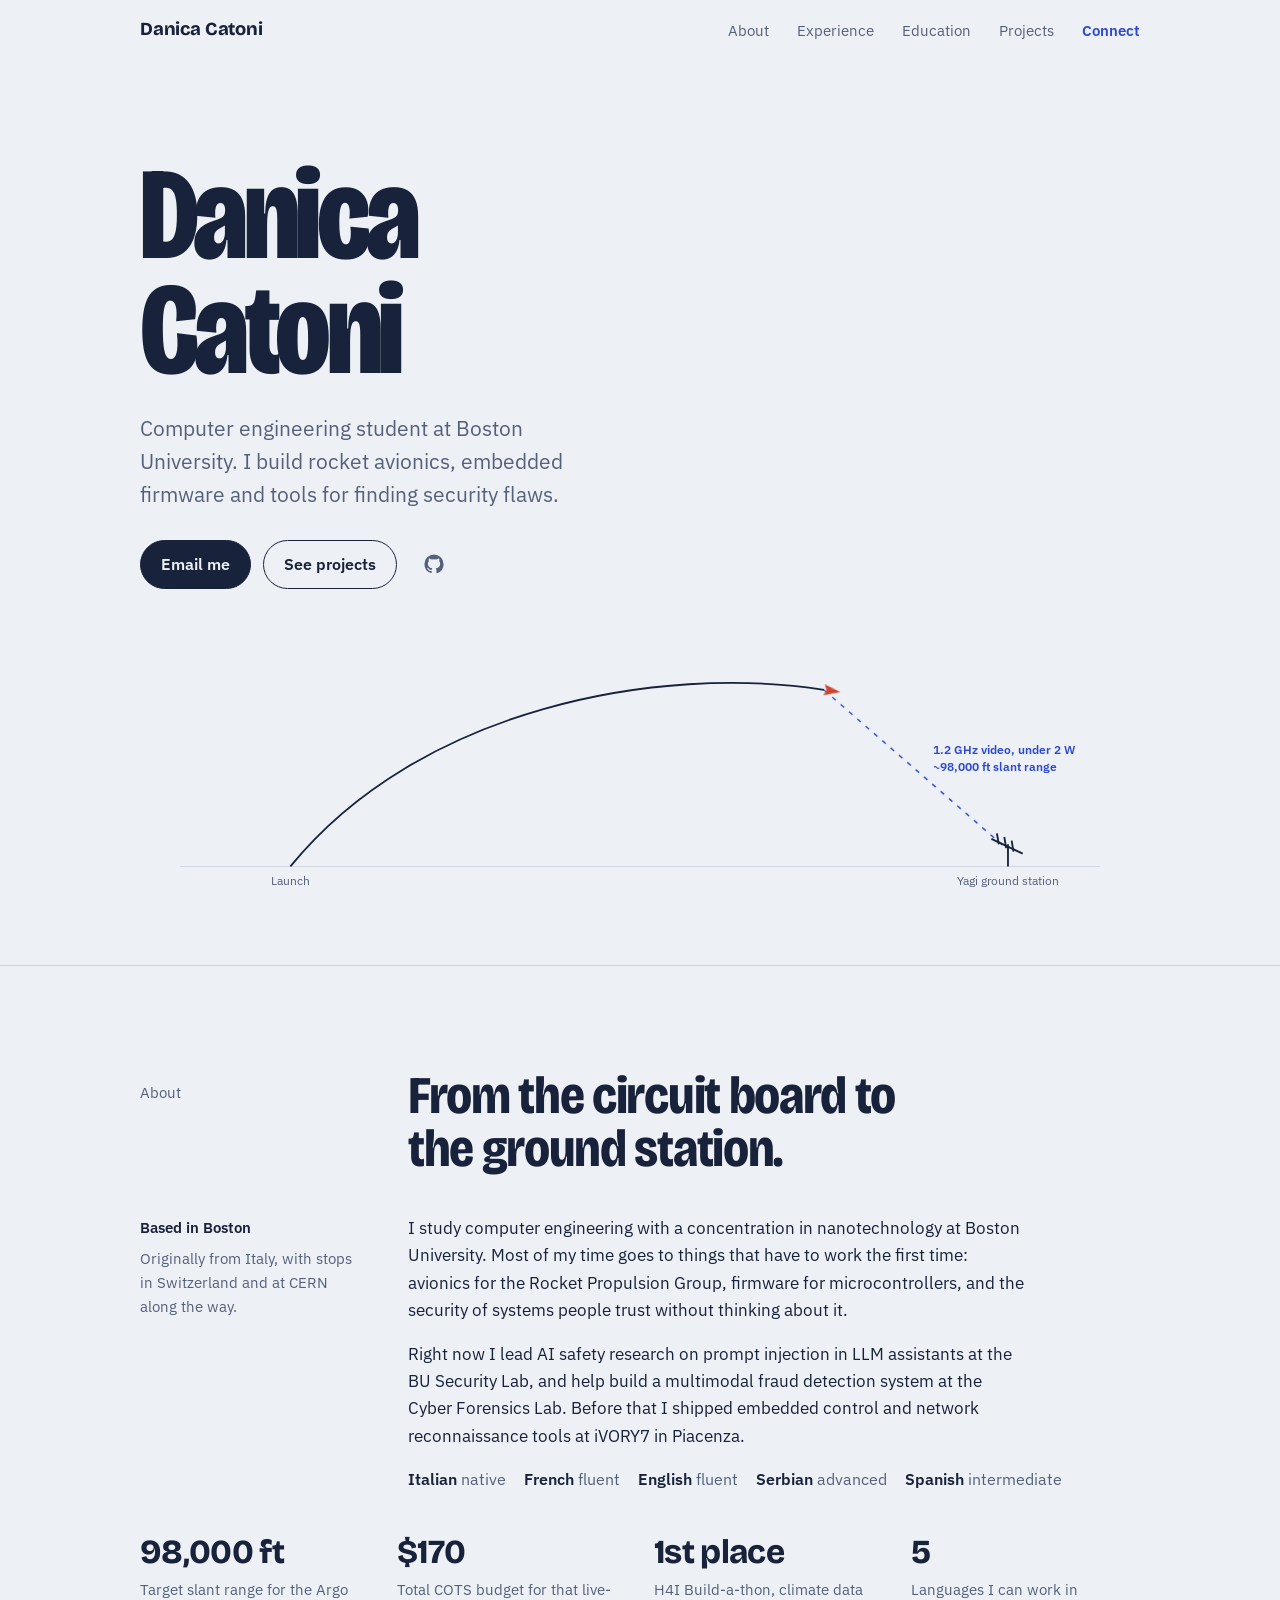
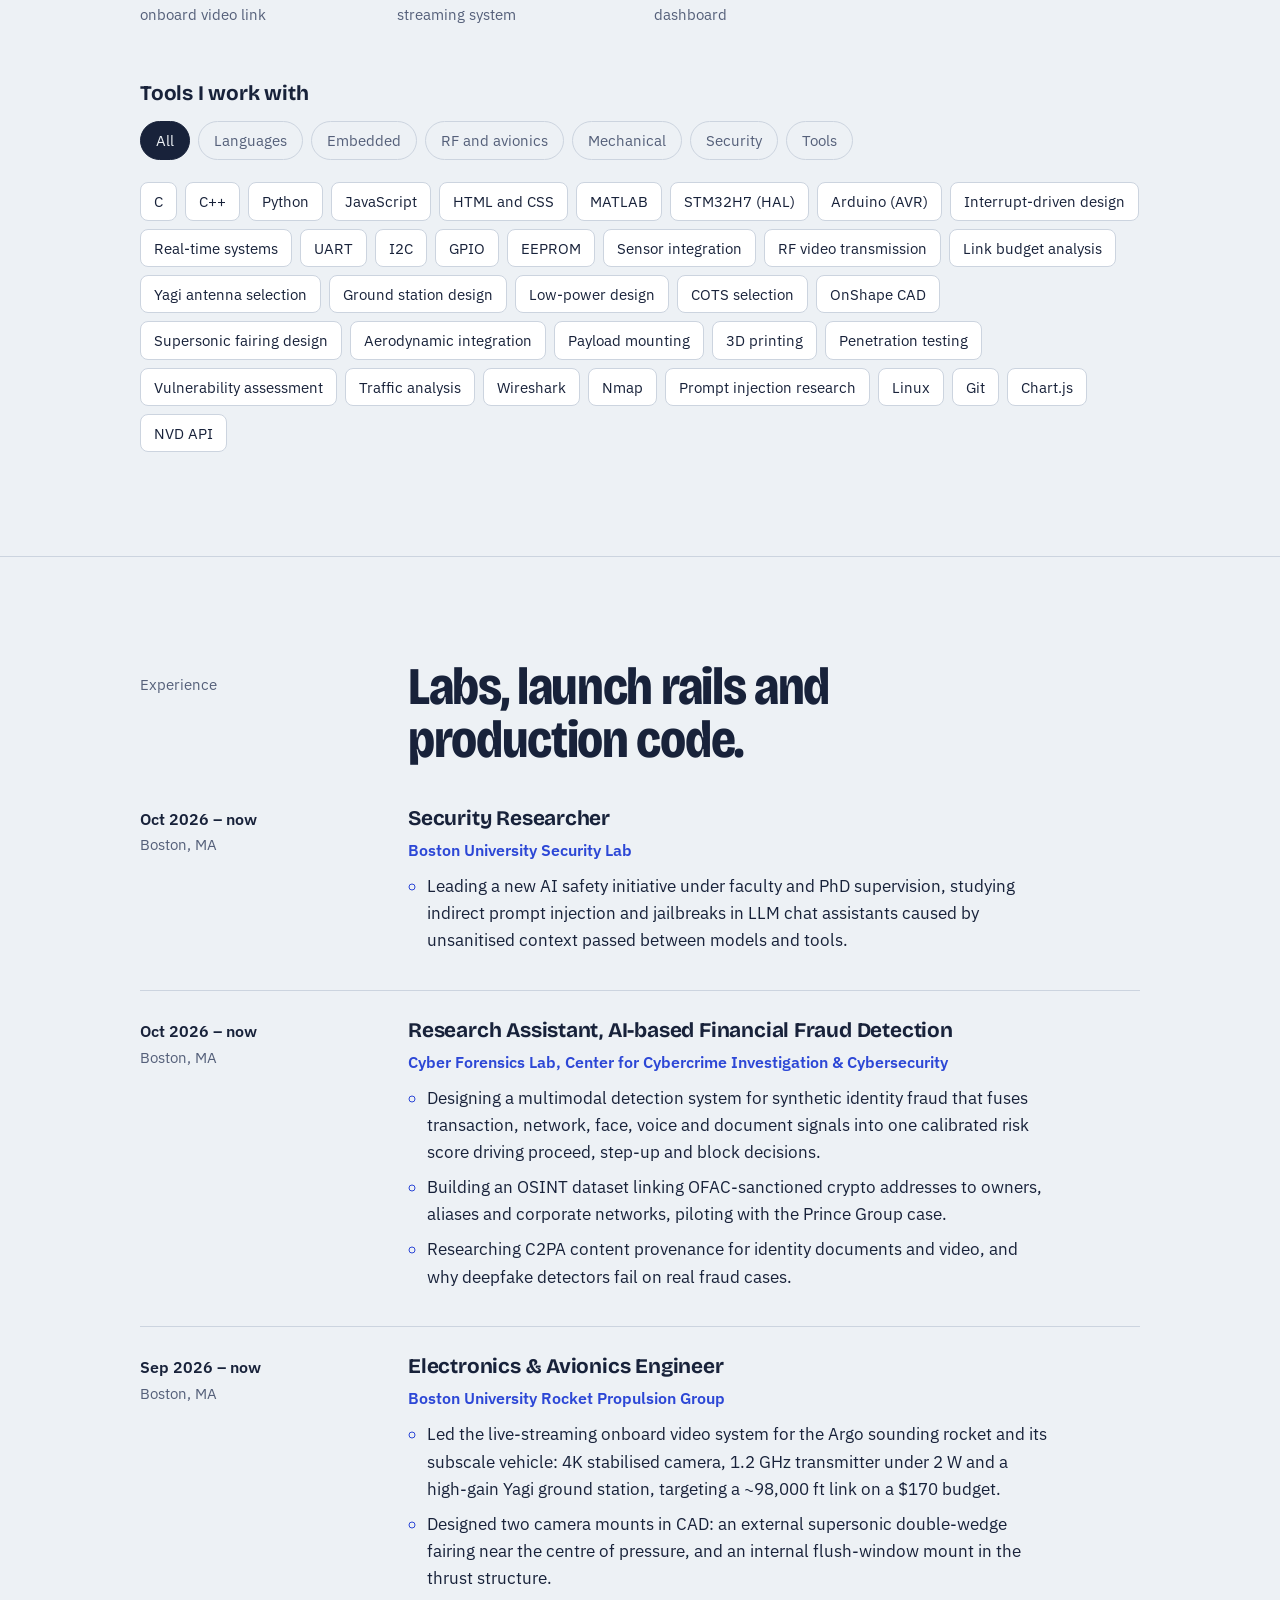
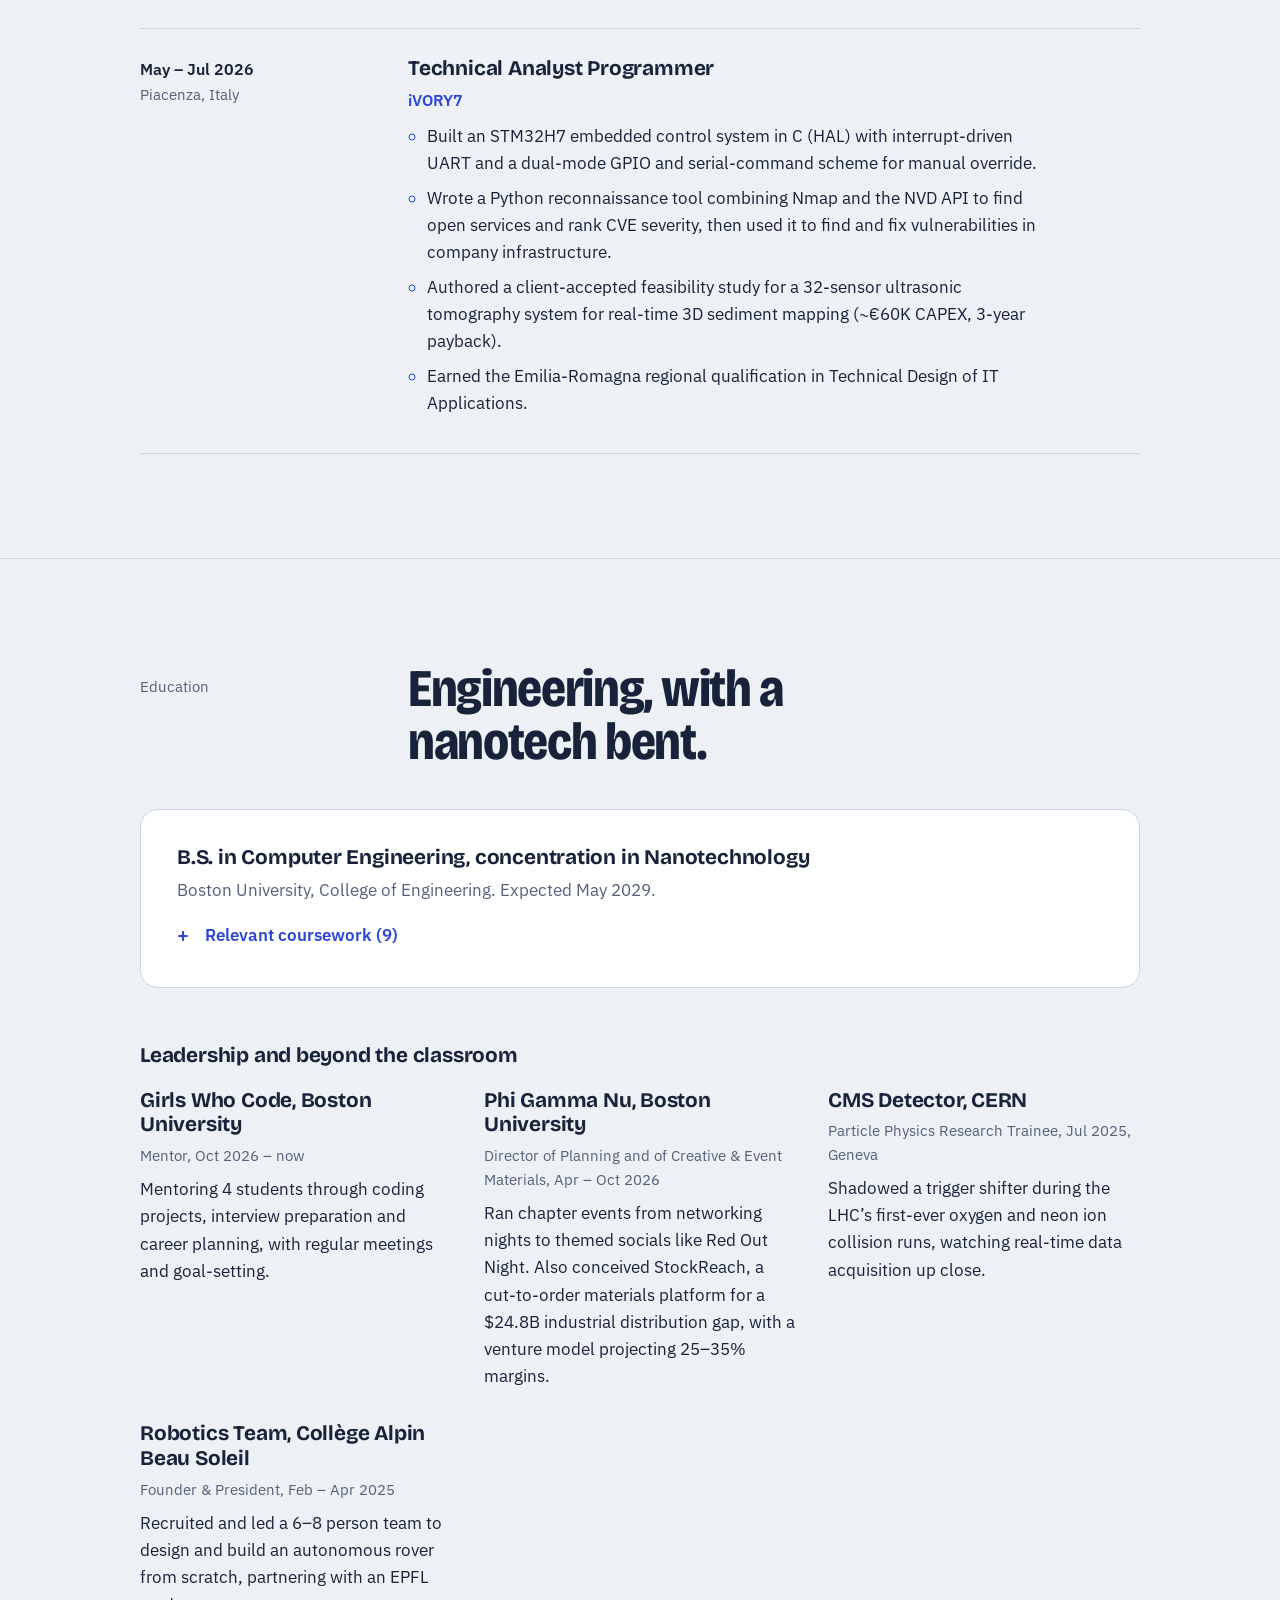
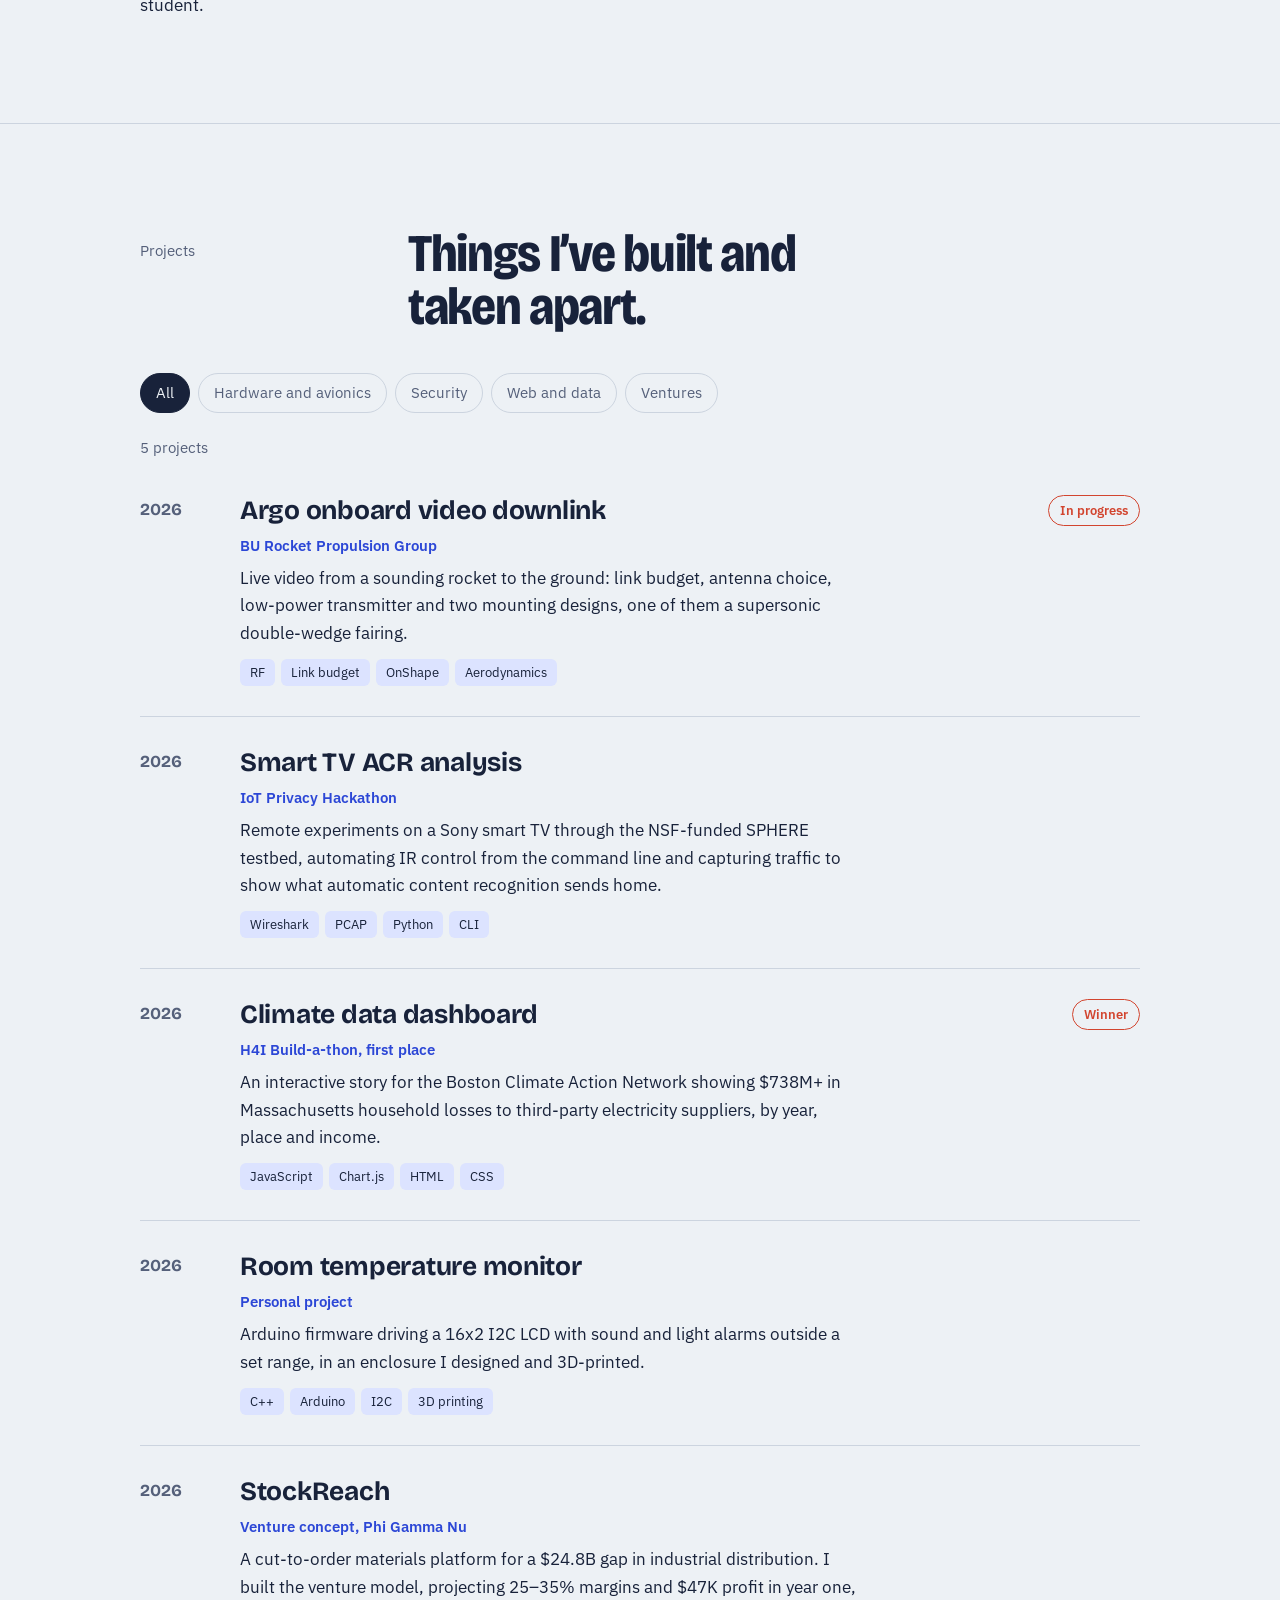
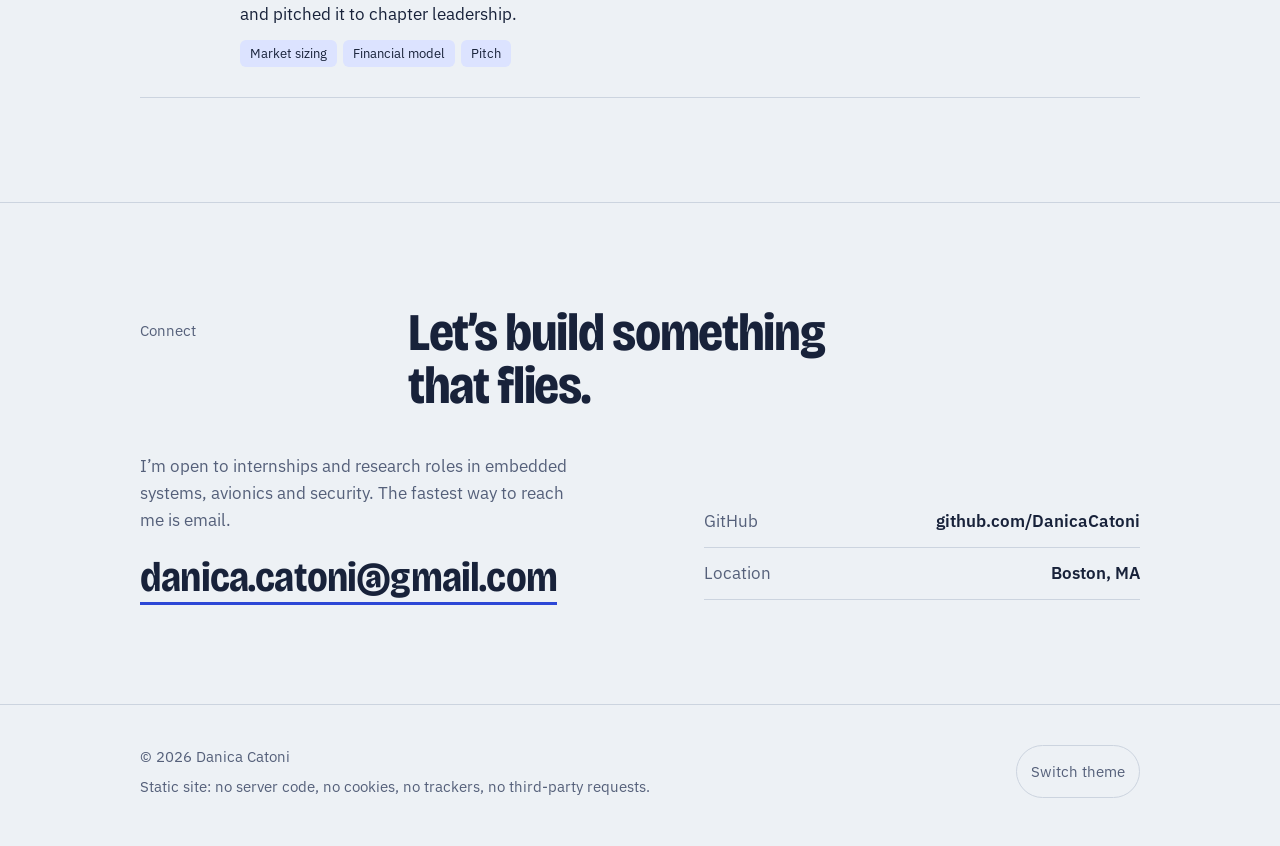
<file: index.html>
<!DOCTYPE html>
<html lang="en">
<head>
<meta charset="utf-8">
<meta http-equiv="Content-Security-Policy" content="default-src 'none'; script-src 'self'; style-src 'self'; font-src 'self'; img-src 'self' data:; connect-src 'none'; object-src 'none'; base-uri 'none'; form-action 'none'; upgrade-insecure-requests; require-trusted-types-for 'script'">
<meta name="referrer" content="strict-origin-when-cross-origin">
<meta name="viewport" content="width=device-width, initial-scale=1, viewport-fit=cover">
<title>Danica Catoni | Computer Engineering, Avionics &amp; Security</title>
<meta name="description" content="Danica Catoni is a computer engineering student at Boston University working on rocket avionics, embedded firmware and AI security research.">
<meta name="color-scheme" content="light dark">
<link rel="canonical" href="https://danicacatoni.github.io/">
<link rel="icon" href="assets/favicon.svg" type="image/svg+xml">
<link rel="preload" href="assets/fonts/bricolage-grotesque-var.woff2" as="font" type="font/woff2" crossorigin>
<link rel="stylesheet" href="assets/site.css">
<script src="assets/site.js" defer></script>
</head>
<body>

<header class="nav" id="top">
  <div class="wrap">
    <a href="#top" class="mark" data-jump="top">Danica Catoni</a>
    <nav aria-label="Sections">
      <ul>
        <li class="hide-sm"><a href="#about" data-jump="about">About</a></li>
        <li><a href="#experience" data-jump="experience">Experience</a></li>
        <li class="hide-sm"><a href="#education" data-jump="education">Education</a></li>
        <li><a href="#projects" data-jump="projects">Projects</a></li>
        <li><a href="#connect" data-jump="connect" class="connect">Connect</a></li>
      </ul>
    </nav>
  </div>
</header>

<main>
  <section class="hero">
    <div class="wrap">
      <h1>Danica<br>Catoni</h1>
      <p class="lede">Computer engineering student at Boston University. I build rocket avionics, embedded firmware and tools for finding security flaws.</p>
      <div class="actions">
        <a class="btn primary" href="mailto:danica.catoni@gmail.com">Email me</a>
        <a class="btn" href="#projects" data-jump="projects">See projects</a>
        <div class="socials">
          <a href="https://github.com/DanicaCatoni" aria-label="GitHub" target="_blank" rel="noopener noreferrer">
            <svg viewBox="0 0 24 24" fill="currentColor" aria-hidden="true"><path d="M12 .5A11.5 11.5 0 0 0 .5 12a11.5 11.5 0 0 0 7.86 10.92c.58.1.79-.25.79-.56v-2c-3.2.7-3.87-1.37-3.87-1.37-.53-1.33-1.28-1.69-1.28-1.69-1.05-.71.08-.7.08-.7 1.16.08 1.77 1.19 1.77 1.19 1.03 1.77 2.7 1.26 3.36.96.1-.75.4-1.26.73-1.55-2.55-.29-5.24-1.28-5.24-5.68 0-1.26.45-2.28 1.18-3.09-.12-.29-.51-1.46.11-3.04 0 0 .97-.31 3.17 1.18a11 11 0 0 1 5.77 0c2.2-1.49 3.17-1.18 3.17-1.18.63 1.58.23 2.75.11 3.04.74.81 1.18 1.83 1.18 3.09 0 4.41-2.69 5.38-5.25 5.67.41.36.78 1.06.78 2.14v3.17c0 .31.21.67.8.56A11.5 11.5 0 0 0 23.5 12 11.5 11.5 0 0 0 12 .5Z"/></svg>
          </a>
        </div>
      </div>

      <figure class="flight" aria-label="Diagram of the Argo rocket video downlink: a trajectory arc rising from the launch site, with a dashed radio link to a Yagi ground station">
        <svg viewBox="0 0 1000 260" role="img">
          <line class="ground" x1="0" y1="232" x2="1000" y2="232" stroke-width="1"/>
          <path class="traj" d="M 120 232 C 260 60, 520 12, 700 40"/>
          <path class="link" d="M 700 40 L 900 214"/>
          <g transform="translate(700 40) rotate(8)">
            <path class="rocket" d="M 0 -6 L 18 0 L 0 6 L 3 0 Z"/>
          </g>
          <g class="yagi" transform="translate(900 232)">
            <line x1="0" y1="0" x2="0" y2="-24"/>
            <line x1="-18" y1="-30" x2="16" y2="-14"/>
            <line x1="-12" y1="-36" x2="-10" y2="-24"/>
            <line x1="-4" y1="-32" x2="-2" y2="-20"/>
            <line x1="4" y1="-28" x2="6" y2="-16"/>
          </g>
          <text x="120" y="252" text-anchor="middle">Launch</text>
          <text x="900" y="252" text-anchor="middle">Yagi ground station</text>
          <text class="tag" x="818" y="110">1.2 GHz video, under 2 W</text>
          <text class="tag" x="818" y="128">~98,000 ft slant range</text>
        </svg>
      </figure>
    </div>
  </section>

  <section class="block" id="about">
    <div class="wrap">
      <div class="sec-head">
        <div class="name">About</div>
        <h2>From the circuit board to the ground station.</h2>
      </div>
      <div class="body-grid">
        <div class="side-note">
          <strong>Based in Boston</strong>
          Originally from Italy, with stops in Switzerland and at CERN along the way.
        </div>
        <div class="prose">
          <p>I study computer engineering with a concentration in nanotechnology at Boston University. Most of my time goes to things that have to work the first time: avionics for the Rocket Propulsion Group, firmware for microcontrollers, and the security of systems people trust without thinking about it.</p>
          <p>Right now I lead AI safety research on prompt injection in LLM assistants at the BU Security Lab, and help build a multimodal fraud detection system at the Cyber Forensics Lab. Before that I shipped embedded control and network reconnaissance tools at iVORY7 in Piacenza.</p>
          <div class="langs" aria-label="Languages spoken">
            <span><b>Italian</b> native</span><span><b>French</b> fluent</span><span><b>English</b> fluent</span><span><b>Serbian</b> advanced</span><span><b>Spanish</b> intermediate</span>
          </div>
        </div>
      </div>

      <div class="facts">
        <div><div class="k">98,000 ft</div><div class="v">Target slant range for the Argo onboard video link</div></div>
        <div><div class="k">$170</div><div class="v">Total COTS budget for that live-streaming system</div></div>
        <div><div class="k">1st place</div><div class="v">H4I Build-a-thon, climate data dashboard</div></div>
        <div><div class="k">5</div><div class="v">Languages I can work in</div></div>
      </div>

      <div class="skills">
        <h3>Tools I work with</h3>
        <div class="filters" role="group" aria-label="Filter skills">
          <button class="chip" data-skill-filter="all" aria-pressed="true">All</button>
          <button class="chip" data-skill-filter="lang" aria-pressed="false">Languages</button>
          <button class="chip" data-skill-filter="embedded" aria-pressed="false">Embedded</button>
          <button class="chip" data-skill-filter="rf" aria-pressed="false">RF and avionics</button>
          <button class="chip" data-skill-filter="mech" aria-pressed="false">Mechanical</button>
          <button class="chip" data-skill-filter="sec" aria-pressed="false">Security</button>
          <button class="chip" data-skill-filter="tools" aria-pressed="false">Tools</button>
        </div>
        <ul class="skill-list" id="skills">
          <li data-cat="lang">C</li><li data-cat="lang">C++</li><li data-cat="lang">Python</li><li data-cat="lang">JavaScript</li><li data-cat="lang">HTML and CSS</li><li data-cat="lang">MATLAB</li>
          <li data-cat="embedded">STM32H7 (HAL)</li><li data-cat="embedded">Arduino (AVR)</li><li data-cat="embedded">Interrupt-driven design</li><li data-cat="embedded">Real-time systems</li><li data-cat="embedded">UART</li><li data-cat="embedded">I2C</li><li data-cat="embedded">GPIO</li><li data-cat="embedded">EEPROM</li><li data-cat="embedded">Sensor integration</li>
          <li data-cat="rf">RF video transmission</li><li data-cat="rf">Link budget analysis</li><li data-cat="rf">Yagi antenna selection</li><li data-cat="rf">Ground station design</li><li data-cat="rf">Low-power design</li><li data-cat="rf">COTS selection</li>
          <li data-cat="mech">OnShape CAD</li><li data-cat="mech">Supersonic fairing design</li><li data-cat="mech">Aerodynamic integration</li><li data-cat="mech">Payload mounting</li><li data-cat="mech">3D printing</li>
          <li data-cat="sec">Penetration testing</li><li data-cat="sec">Vulnerability assessment</li><li data-cat="sec">Traffic analysis</li><li data-cat="sec">Wireshark</li><li data-cat="sec">Nmap</li><li data-cat="sec">Prompt injection research</li>
          <li data-cat="tools">Linux</li><li data-cat="tools">Git</li><li data-cat="tools">Chart.js</li><li data-cat="tools">NVD API</li>
        </ul>
      </div>
    </div>
  </section>

  <section class="block" id="experience">
    <div class="wrap">
      <div class="sec-head">
        <div class="name">Experience</div>
        <h2>Labs, launch rails and production code.</h2>
      </div>
      <ol class="timeline" reversed>
        <li class="role">
          <div class="when"><b>Oct 2026 – now</b>Boston, MA</div>
          <div>
            <h3>Security Researcher</h3>
            <div class="org">Boston University Security Lab</div>
            <ul><li>Leading a new AI safety initiative under faculty and PhD supervision, studying indirect prompt injection and jailbreaks in LLM chat assistants caused by unsanitised context passed between models and tools.</li></ul>
          </div>
        </li>
        <li class="role">
          <div class="when"><b>Oct 2026 – now</b>Boston, MA</div>
          <div>
            <h3>Research Assistant, AI-based Financial Fraud Detection</h3>
            <div class="org">Cyber Forensics Lab, Center for Cybercrime Investigation &amp; Cybersecurity</div>
            <ul>
              <li>Designing a multimodal detection system for synthetic identity fraud that fuses transaction, network, face, voice and document signals into one calibrated risk score driving proceed, step-up and block decisions.</li>
              <li>Building an OSINT dataset linking OFAC-sanctioned crypto addresses to owners, aliases and corporate networks, piloting with the Prince Group case.</li>
              <li>Researching C2PA content provenance for identity documents and video, and why deepfake detectors fail on real fraud cases.</li>
            </ul>
          </div>
        </li>
        <li class="role">
          <div class="when"><b>Sep 2026 – now</b>Boston, MA</div>
          <div>
            <h3>Electronics &amp; Avionics Engineer</h3>
            <div class="org">Boston University Rocket Propulsion Group</div>
            <ul>
              <li>Led the live-streaming onboard video system for the Argo sounding rocket and its subscale vehicle: 4K stabilised camera, 1.2 GHz transmitter under 2 W and a high-gain Yagi ground station, targeting a ~98,000 ft link on a $170 budget.</li>
              <li>Designed two camera mounts in CAD: an external supersonic double-wedge fairing near the centre of pressure, and an internal flush-window mount in the thrust structure.</li>
            </ul>
          </div>
        </li>
        <li class="role">
          <div class="when"><b>May – Jul 2026</b>Piacenza, Italy</div>
          <div>
            <h3>Technical Analyst Programmer</h3>
            <div class="org">iVORY7</div>
            <ul>
              <li>Built an STM32H7 embedded control system in C (HAL) with interrupt-driven UART and a dual-mode GPIO and serial-command scheme for manual override.</li>
              <li>Wrote a Python reconnaissance tool combining Nmap and the NVD API to find open services and rank CVE severity, then used it to find and fix vulnerabilities in company infrastructure.</li>
              <li>Authored a client-accepted feasibility study for a 32-sensor ultrasonic tomography system for real-time 3D sediment mapping (~€60K CAPEX, 3-year payback).</li>
              <li>Earned the Emilia-Romagna regional qualification in Technical Design of IT Applications.</li>
            </ul>
          </div>
        </li>
      </ol>
    </div>
  </section>

  <section class="block" id="education">
    <div class="wrap">
      <div class="sec-head">
        <div class="name">Education</div>
        <h2>Engineering, with a nanotech bent.</h2>
      </div>
      <div class="edu-main">
        <h3>B.S. in Computer Engineering, concentration in Nanotechnology</h3>
        <div class="meta">Boston University, College of Engineering. Expected May 2029.</div>
        <details class="course">
          <summary>Relevant coursework (9)</summary>
          <ul>
            <li>Computational Linear Algebra</li><li>Intro to Software Engineering</li><li>Engineering Mechanics</li><li>Discrete Mathematics</li><li>Calculus I</li><li>Calculus II</li><li>Calculus III</li><li>Physics I</li><li>Physics II</li>
          </ul>
        </details>
      </div>
      <h3 class="orgs-title">Leadership and beyond the classroom</h3>
      <div class="orgs">
        <div>
          <h3>Girls Who Code, Boston University</h3>
          <div class="meta">Mentor, Oct 2026 – now</div>
          <p>Mentoring 4 students through coding projects, interview preparation and career planning, with regular meetings and goal-setting.</p>
        </div>
        <div>
          <h3>Phi Gamma Nu, Boston University</h3>
          <div class="meta">Director of Planning and of Creative &amp; Event Materials, Apr – Oct 2026</div>
          <p>Ran chapter events from networking nights to themed socials like Red Out Night. Also conceived StockReach, a cut-to-order materials platform for a $24.8B industrial distribution gap, with a venture model projecting 25–35% margins.</p>
        </div>
        <div>
          <h3>CMS Detector, CERN</h3>
          <div class="meta">Particle Physics Research Trainee, Jul 2025, Geneva</div>
          <p>Shadowed a trigger shifter during the LHC’s first-ever oxygen and neon ion collision runs, watching real-time data acquisition up close.</p>
        </div>
        <div>
          <h3>Robotics Team, Collège Alpin Beau Soleil</h3>
          <div class="meta">Founder &amp; President, Feb – Apr 2025</div>
          <p>Recruited and led a 6–8 person team to design and build an autonomous rover from scratch, partnering with an EPFL student.</p>
        </div>
      </div>
    </div>
  </section>

  <section class="block" id="projects">
    <div class="wrap">
      <div class="sec-head">
        <div class="name">Projects</div>
        <h2>Things I’ve built and taken apart.</h2>
      </div>
      <div class="filters" role="group" aria-label="Filter projects">
        <button class="chip" data-proj-filter="all" aria-pressed="true">All</button>
        <button class="chip" data-proj-filter="hardware" aria-pressed="false">Hardware and avionics</button>
        <button class="chip" data-proj-filter="security" aria-pressed="false">Security</button>
        <button class="chip" data-proj-filter="web" aria-pressed="false">Web and data</button>
        <button class="chip" data-proj-filter="venture" aria-pressed="false">Ventures</button>
      </div>
      <div class="count" id="proj-count" aria-live="polite"></div>
      <ul class="proj-list">
        <li class="proj" data-cat="hardware">
          <div class="yr">2026</div>
          <div>
            <h3>Argo onboard video downlink</h3>
            <div class="ctx">BU Rocket Propulsion Group</div>
            <p>Live video from a sounding rocket to the ground: link budget, antenna choice, low-power transmitter and two mounting designs, one of them a supersonic double-wedge fairing.</p>
            <div class="stack"><span>RF</span><span>Link budget</span><span>OnShape</span><span>Aerodynamics</span></div>
          </div>
          <span class="badge">In progress</span>
        </li>
        <li class="proj" data-cat="security">
          <div class="yr">2026</div>
          <div>
            <h3>Smart TV ACR analysis</h3>
            <div class="ctx">IoT Privacy Hackathon</div>
            <p>Remote experiments on a Sony smart TV through the NSF-funded SPHERE testbed, automating IR control from the command line and capturing traffic to show what automatic content recognition sends home.</p>
            <div class="stack"><span>Wireshark</span><span>PCAP</span><span>Python</span><span>CLI</span></div>
          </div>
        </li>
        <li class="proj" data-cat="web">
          <div class="yr">2026</div>
          <div>
            <h3>Climate data dashboard</h3>
            <div class="ctx">H4I Build-a-thon, first place</div>
            <p>An interactive story for the Boston Climate Action Network showing $738M+ in Massachusetts household losses to third-party electricity suppliers, by year, place and income.</p>
            <div class="stack"><span>JavaScript</span><span>Chart.js</span><span>HTML</span><span>CSS</span></div>
          </div>
          <span class="badge">Winner</span>
        </li>
        <li class="proj" data-cat="hardware">
          <div class="yr">2026</div>
          <div>
            <h3>Room temperature monitor</h3>
            <div class="ctx">Personal project</div>
            <p>Arduino firmware driving a 16x2 I2C LCD with sound and light alarms outside a set range, in an enclosure I designed and 3D-printed.</p>
            <div class="stack"><span>C++</span><span>Arduino</span><span>I2C</span><span>3D printing</span></div>
          </div>
        </li>
        <li class="proj" data-cat="venture">
          <div class="yr">2026</div>
          <div>
            <h3>StockReach</h3>
            <div class="ctx">Venture concept, Phi Gamma Nu</div>
            <p>A cut-to-order materials platform for a $24.8B gap in industrial distribution. I built the venture model, projecting 25–35% margins and $47K profit in year one, and pitched it to chapter leadership.</p>
            <div class="stack"><span>Market sizing</span><span>Financial model</span><span>Pitch</span></div>
          </div>
        </li>
      </ul>
    </div>
  </section>

  <section class="block" id="connect">
    <div class="wrap">
      <div class="sec-head">
        <div class="name">Connect</div>
        <h2>Let’s build something that flies.</h2>
      </div>
      <div class="connect-box">
        <div>
          <p class="connect-copy">I’m open to internships and research roles in embedded systems, avionics and security. The fastest way to reach me is email.</p>
          <a class="big-mail" href="mailto:danica.catoni@gmail.com">danica.catoni@gmail.com</a>
        </div>
        <ul class="contact-list">
          <li><span>GitHub</span><a href="https://github.com/DanicaCatoni" target="_blank" rel="noopener noreferrer">github.com/DanicaCatoni</a></li>
          <li><span>Location</span><a href="#about" data-jump="about">Boston, MA</a></li>
        </ul>
      </div>
    </div>
  </section>
</main>

<footer>
  <div class="wrap">
    <span>© 2026 Danica Catoni<span class="trust">Static site: no server code, no cookies, no trackers, no third-party requests.</span></span>
    <button class="theme-toggle" id="theme-toggle" type="button">Switch theme</button>
  </div>
</footer>
</body>
</html>
</file>
<file: assets/site.css>
/* Self-hosted fonts: no requests to third parties */
@font-face{font-family:"Bricolage Grotesque";src:url("fonts/bricolage-grotesque-var.woff2") format("woff2");font-weight:200 800;font-stretch:75% 100%;font-style:normal;font-display:swap}
@font-face{font-family:"IBM Plex Sans";src:url("fonts/ibm-plex-sans-latin-400-normal.woff2") format("woff2");font-weight:400;font-style:normal;font-display:swap}
@font-face{font-family:"IBM Plex Sans";src:url("fonts/ibm-plex-sans-latin-400-italic.woff2") format("woff2");font-weight:400;font-style:italic;font-display:swap}
@font-face{font-family:"IBM Plex Sans";src:url("fonts/ibm-plex-sans-latin-500-normal.woff2") format("woff2");font-weight:500;font-style:normal;font-display:swap}
@font-face{font-family:"IBM Plex Sans";src:url("fonts/ibm-plex-sans-latin-600-normal.woff2") format("woff2");font-weight:600;font-style:normal;font-display:swap}
:root{
  --bg:#EDF1F5; --surface:#FFFFFF; --ink:#18223A; --muted:#55607A; --line:#CCD4DF;
  --accent:#2C47D6; --accent-soft:#DCE3FF; --flare:#D2452F;
  --display:"Bricolage Grotesque", "Avenir Next", "Segoe UI", system-ui, sans-serif;
  --body:"IBM Plex Sans", "Helvetica Neue", Arial, system-ui, sans-serif;
  color-scheme: light;
  box-sizing:border-box;
  padding-top:env(safe-area-inset-top,0px);
  padding-bottom:env(safe-area-inset-bottom,0px);
}
@media (prefers-color-scheme: dark){
  :root:not([data-theme="light"]){
    --bg:#10172A; --surface:#182139; --ink:#E5EAF3; --muted:#9AA6BF; --line:#2A3654;
    --accent:#93A6FF; --accent-soft:#232F5A; --flare:#FF7A62; color-scheme: dark;
  }
}
:root[data-theme="dark"]{
  --bg:#10172A; --surface:#182139; --ink:#E5EAF3; --muted:#9AA6BF; --line:#2A3654;
  --accent:#93A6FF; --accent-soft:#232F5A; --flare:#FF7A62; color-scheme: dark;
}
*,*::before,*::after{box-sizing:inherit}
html{scroll-behavior:smooth; scroll-padding-top:calc(env(safe-area-inset-top,0px) + 72px)}
@media (prefers-reduced-motion: reduce){ html{scroll-behavior:auto} }
body{margin:0; background:var(--bg); color:var(--ink); font-family:var(--body); font-size:1.0625rem; line-height:1.6; -webkit-font-smoothing:antialiased}
a{color:inherit}
img,svg{max-width:100%}
:focus-visible{outline:2px solid var(--accent); outline-offset:3px; border-radius:4px}
.wrap{max-width:1080px; margin:0 auto; padding:0 clamp(20px,5vw,40px)}

/* Nav */
body::before{content:""; position:fixed; inset:0 0 auto; height:env(safe-area-inset-top,0px); z-index:10; background:color-mix(in srgb, var(--bg) 88%, transparent); backdrop-filter:blur(10px)}
header.nav{position:sticky; top:env(safe-area-inset-top,0px); z-index:9; background:color-mix(in srgb, var(--bg) 88%, transparent); backdrop-filter:blur(10px); border-bottom:1px solid transparent; transition:border-color .2s}
header.nav.scrolled{border-bottom-color:var(--line)}
.nav .wrap{display:flex; align-items:center; justify-content:space-between; height:60px; gap:16px}
.mark{font-family:var(--display); font-weight:750; font-size:1.15rem; text-decoration:none; letter-spacing:-.01em}
.nav ul{list-style:none; display:flex; gap:clamp(12px,2.5vw,28px); margin:0; padding:0; font-size:.95rem}
.nav ul a{text-decoration:none; color:var(--muted)}
.nav ul a:hover{color:var(--ink)}
.nav .connect{color:var(--accent); font-weight:600}
@media (max-width:620px){ .nav ul li.hide-sm{display:none} }

/* Hero */
.hero{padding:clamp(40px,8vw,96px) 0 clamp(32px,5vw,56px)}
.hero h1{font-family:var(--display); font-weight:800; font-stretch:78%; font-size:clamp(3.4rem,11vw,8.2rem); line-height:.88; letter-spacing:-.035em; margin:0}
.hero .lede{max-width:34ch; font-size:clamp(1.1rem,2vw,1.3rem); color:var(--muted); margin:24px 0 28px}
.actions{display:flex; flex-wrap:wrap; gap:12px; align-items:center}
.btn{display:inline-flex; align-items:center; gap:8px; padding:11px 20px; border-radius:999px; font-weight:600; font-size:.97rem; text-decoration:none; border:1.5px solid var(--ink)}
.btn.primary{background:var(--ink); color:var(--bg)}
.btn:hover{border-color:var(--accent)}
.btn.primary:hover{background:var(--accent); border-color:var(--accent)}
.socials{display:flex; gap:6px; margin-left:4px}
.socials a{display:grid; place-items:center; width:42px; height:42px; border-radius:50%; color:var(--muted)}
.socials a:hover{color:var(--accent); background:var(--accent-soft)}
.socials svg{width:20px; height:20px}

.flight{margin-top:clamp(36px,6vw,64px); position:relative}
.flight svg{display:block; width:100%; height:auto; overflow:visible}
.flight .ground{stroke:var(--line)}
.flight .traj{stroke:var(--ink); stroke-width:2; fill:none; stroke-dasharray:1200; stroke-dashoffset:1200; animation:draw 2.4s cubic-bezier(.3,.1,.2,1) .3s forwards}
.flight .link{stroke:var(--accent); stroke-width:1.5; stroke-dasharray:5 7; fill:none; opacity:0; animation:fadein .6s ease 2.5s forwards, flow 1.2s linear 2.5s infinite}
.flight .rocket{fill:var(--flare); opacity:0; animation:fadein .4s ease 2.4s forwards}
.flight .yagi{stroke:var(--ink); stroke-width:2; fill:none}
.flight text{font-family:var(--body); fill:var(--muted); font-size:13px}
.flight .tag{fill:var(--accent); font-weight:600; opacity:0; animation:fadein .6s ease 2.8s forwards}
@keyframes draw{to{stroke-dashoffset:0}}
@keyframes fadein{to{opacity:1}}
@keyframes flow{to{stroke-dashoffset:-24}}
@media (prefers-reduced-motion: reduce){
  .flight .traj{animation:none; stroke-dashoffset:0}
  .flight .link,.flight .rocket,.flight .tag{animation:none; opacity:1}
}

/* Sections */
section.block{padding:clamp(56px,9vw,104px) 0; border-top:1px solid var(--line)}
.sec-head{display:grid; grid-template-columns:minmax(0,220px) minmax(0,1fr); gap:24px 48px; margin-bottom:40px}
.sec-head .name{color:var(--muted); font-size:.95rem; padding-top:.7em}
.sec-head h2{font-family:var(--display); font-weight:750; font-stretch:85%; font-size:clamp(2rem,5vw,3.3rem); line-height:1; letter-spacing:-.025em; margin:0; max-width:18ch}
.body-grid{display:grid; grid-template-columns:minmax(0,220px) minmax(0,1fr); gap:24px 48px}
@media (max-width:760px){ .sec-head,.body-grid{grid-template-columns:1fr} .sec-head{gap:8px} .sec-head .name{padding:0} }
.prose p{max-width:62ch; margin:0 0 1em}
h3{font-family:var(--display); font-weight:700; font-size:1.3rem; letter-spacing:-.01em; margin:0 0 6px; line-height:1.2}
.side-note{color:var(--muted); font-size:.95rem}
.side-note strong{display:block; color:var(--ink); font-weight:600; margin-bottom:6px}

/* About extras */
.facts{display:grid; grid-template-columns:repeat(auto-fit,minmax(200px,1fr)); gap:28px; margin-top:44px}
.facts .k{font-family:var(--display); font-weight:750; font-size:2.1rem; line-height:1; letter-spacing:-.02em}
.facts .v{color:var(--muted); font-size:.95rem; margin-top:8px; max-width:24ch}
.langs{display:flex; flex-wrap:wrap; gap:8px 18px; margin-top:12px; color:var(--muted); font-size:.97rem}
.langs b{color:var(--ink); font-weight:600}

.skills{margin-top:56px}
.filters{display:flex; flex-wrap:wrap; gap:8px; margin:14px 0 22px}
.chip{font:inherit; font-size:.92rem; padding:7px 15px; border-radius:999px; border:1px solid var(--line); background:transparent; color:var(--muted); cursor:pointer}
.chip:hover{color:var(--ink); border-color:var(--ink)}
.chip[aria-pressed="true"]{background:var(--ink); color:var(--bg); border-color:var(--ink)}
.skill-list{display:flex; flex-wrap:wrap; gap:8px; list-style:none; margin:0; padding:0}
.skill-list li{padding:6px 13px; background:var(--surface); border:1px solid var(--line); border-radius:8px; font-size:.95rem}
.skill-list li[hidden]{display:none}

/* Experience timeline */
.timeline{list-style:none; margin:0; padding:0; position:relative}
.role{display:grid; grid-template-columns:minmax(0,220px) minmax(0,1fr); gap:10px 48px; padding:28px 0; border-bottom:1px solid var(--line)}
.role:first-child{padding-top:0}
.role .when{color:var(--muted); font-size:.95rem}
.role .when b{display:block; color:var(--ink); font-weight:600; font-size:1rem}
.role .org{color:var(--accent); font-weight:600; font-size:.98rem; margin-bottom:10px}
.role ul{margin:0; padding-left:1.1em; max-width:64ch}
.role li{margin-bottom:.45em}
.role li::marker{color:var(--accent)}
@media (max-width:760px){ .role{grid-template-columns:1fr} }

/* Education */
.edu-main{background:var(--surface); border:1px solid var(--line); border-radius:18px; padding:clamp(22px,4vw,36px)}
.edu-main .meta{color:var(--muted); margin-bottom:18px}
details.course summary{cursor:pointer; font-weight:600; list-style:none; display:inline-flex; align-items:center; gap:8px; color:var(--accent)}
details.course summary::-webkit-details-marker{display:none}
details.course summary::before{content:"+"; font-size:1.2em; line-height:1; width:1em}
details.course[open] summary::before{content:"−"}
details.course ul{columns:2 220px; margin:14px 0 0; padding-left:1.1em; color:var(--muted)}
.orgs{display:grid; grid-template-columns:repeat(auto-fit,minmax(260px,1fr)); gap:32px; margin-top:44px}
.orgs .meta{color:var(--muted); font-size:.93rem; margin-bottom:8px}
.orgs p{margin:0; max-width:46ch}

/* Projects */
.proj-list{list-style:none; margin:0; padding:0}
.proj{display:grid; grid-template-columns:72px minmax(0,1fr) auto; gap:8px 28px; padding:30px 0; border-bottom:1px solid var(--line); align-items:start}
.proj[hidden]{display:none}
.proj .yr{font-family:var(--display); font-weight:700; color:var(--muted); font-size:1.05rem; padding-top:2px}
.proj h3{font-size:clamp(1.3rem,2.6vw,1.65rem)}
.proj .ctx{color:var(--accent); font-weight:600; font-size:.95rem; margin-bottom:8px}
.proj p{margin:0 0 12px; max-width:62ch}
.stack{display:flex; flex-wrap:wrap; gap:6px}
.stack span{font-size:.84rem; padding:3px 10px; border-radius:6px; background:var(--accent-soft); color:var(--ink)}
.badge{font-size:.82rem; font-weight:600; padding:4px 11px; border-radius:999px; border:1px solid var(--flare); color:var(--flare); white-space:nowrap}
@media (max-width:640px){ .proj{grid-template-columns:1fr} .proj .badge{justify-self:start} }
.count{color:var(--muted); font-size:.95rem; margin-bottom:6px}

/* Connect */
.connect-box{display:grid; grid-template-columns:minmax(0,1.2fr) minmax(0,1fr); gap:40px; align-items:end}
@media (max-width:760px){ .connect-box{grid-template-columns:1fr} }
.big-mail{font-family:var(--display); font-weight:700; font-stretch:85%; font-size:clamp(1.5rem,4.4vw,2.6rem); letter-spacing:-.02em; line-height:1.1; word-break:break-word; text-decoration:none; border-bottom:3px solid var(--accent)}
.big-mail:hover{color:var(--accent)}
.contact-list{list-style:none; padding:0; margin:0}
.contact-list li{padding:12px 0; border-bottom:1px solid var(--line); display:flex; justify-content:space-between; gap:16px}
.contact-list span{color:var(--muted)}
.contact-list a{font-weight:600; text-decoration:none}
.contact-list a:hover{color:var(--accent)}

footer{padding:40px 0 48px; color:var(--muted); font-size:.92rem; border-top:1px solid var(--line)}
footer .wrap{display:flex; justify-content:space-between; flex-wrap:wrap; gap:12px}
.theme-toggle{font:inherit; background:none; border:1px solid var(--line); color:var(--muted); border-radius:999px; padding:5px 14px; cursor:pointer}
.theme-toggle:hover{color:var(--ink); border-color:var(--ink)}

/* Leadership grid and connect copy (no inline style attributes, so CSP can forbid them) */
.orgs-title{margin-top:56px}
.orgs{margin-top:20px}
.connect-copy{color:var(--muted);max-width:44ch;margin:0 0 20px}
.trust{display:block;margin-top:6px}
</file>
